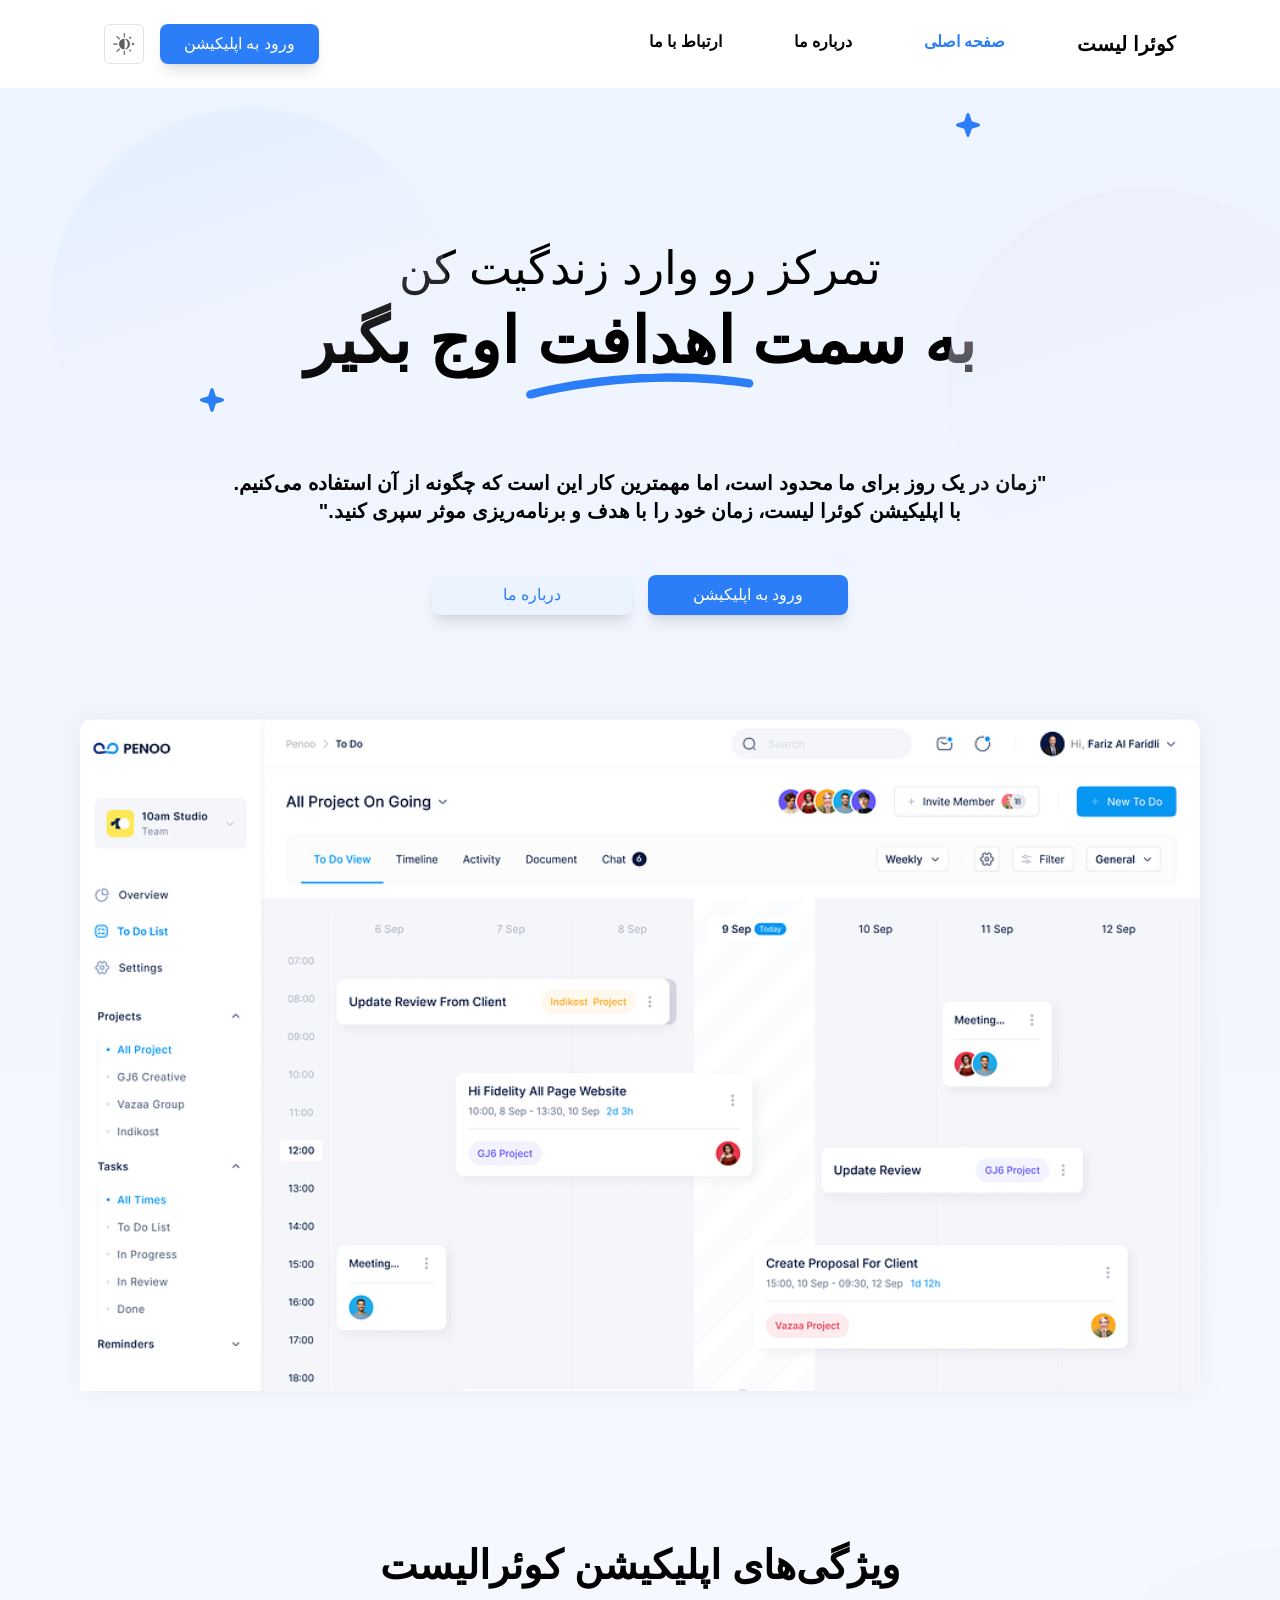
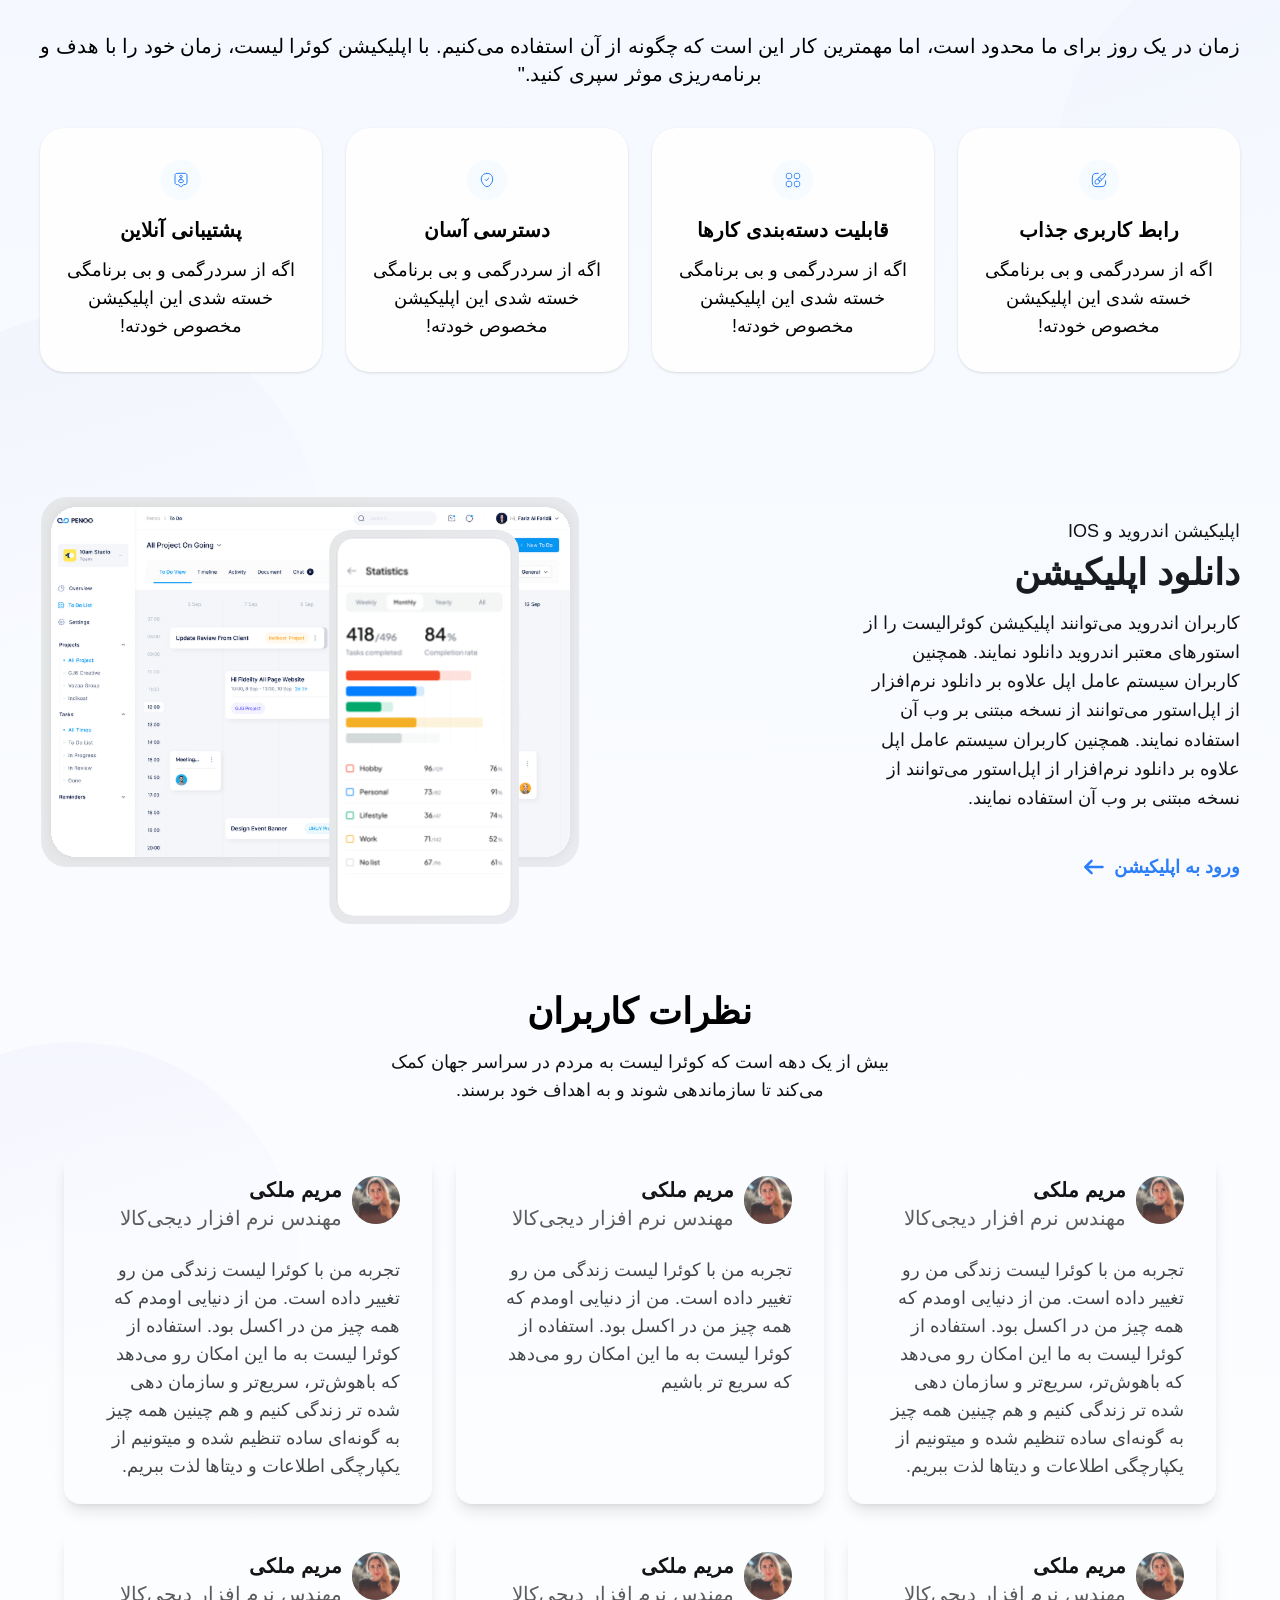
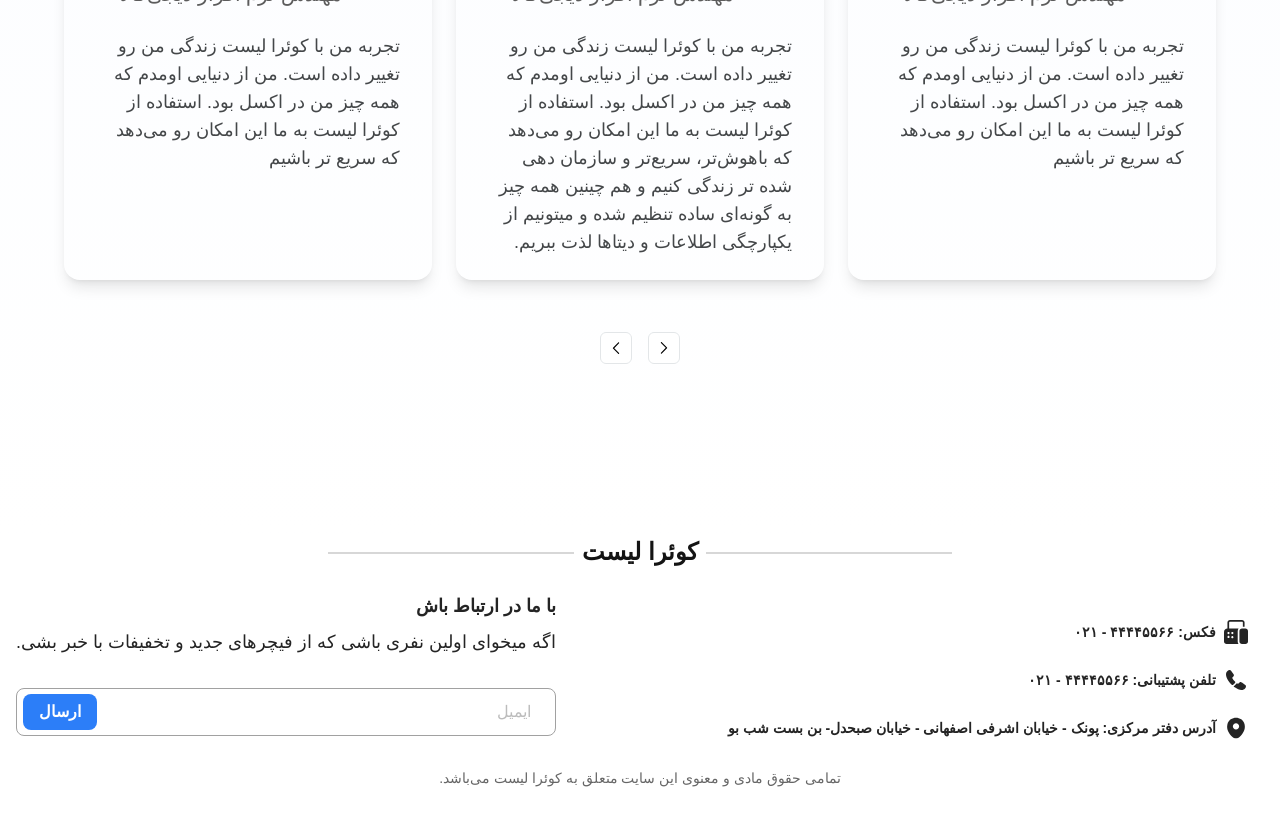
<file: index.html>
<!doctype html>
<html lang="fa-IR" dir="rtl">
    <head>
        <meta charset="UTF-8" />
        <meta name="viewport" content="width=device-width, initial-scale=1.0" />
        <title>Landing Page</title>
        <!-- Tailwind -->
        <!-- <script src="https://cdn.jsdelivr.net/npm/@tailwindcss/browser@4"></script> -->
        <script src="./styles/tailwind.js"></script>
        <!-- CSS -->
        <link rel="stylesheet" href="./styles/main.css" />
    </head>
    <!-- Landing Page -->
    <body>
        <!-- Header Section  -->
        <!-- موبایل -->
        <header
            class="py-3 px-4 grid grid-cols-3 justify-center justify-items-center bg-[var(--color-background-light)] md:hidden"
        >
            <img
                src="./assets/icons/hamburger-menu.svg"
                alt="hamburger-menu"
                class="justify-self-start cursor-pointer"
            />
            <a
                href="#"
                class="no-underline justify-self-center text-lg font-semibold text-[#141414]"
                >کوئرا لیست</a
            >
        </header>
        <!-- دسکتاپ -->
        <header class="hidden md:block py-6 px-[104px] md:max-w-7xl md:mx-auto">
            <nav class="flex justify-between items-center w-full">
                <ul class="flex gap-[72px] whitespace-nowrap">
                    <li class="font-semibold text-xl">کوئرا لیست</li>
                    <li
                        class="text-[var(--color-primary)] font-semibold text-base"
                    >
                        صفحه اصلی
                    </li>
                    <li class="font-semibold text-base">درباره ما</li>
                    <li class="font-semibold text-base">ارتباط با ما</li>
                </ul>
                <div class="flex gap-4 items-center whitespace-nowrap shrink-0">
                    <a
                        href="#"
                        class="flex-1 h-10 bg-[var(--color-primary)] text-[var(--color-background-light)] rounded-lg px-6 py-[15px] inline-flex justify-center items-center shadow-lg"
                        >ورود به اپلیکیشن</a
                    >
                    <img
                        src="./assets/icons/dark-mode.svg"
                        alt="dark-mode"
                        class="w-full h-auto"
                    />
                </div>
            </nav>
        </header>
        <main
            class="relative -z-10 flex flex-col items-center text-center overflow-x-hidden overflow-y-auto min-h-screen w-full px-4 md:max-w-7xl md:mx-auto bg-[linear-gradient(180deg,#eef4ff_0%,#ffffff_100%)]"
        >
            <!-- bg-[linear-gradient(180deg,#eef4ff_0%,#ffffff_100%)]  -->
            <!-- Hero Section -->
            <section>
                <!-- FIXME: -->
                <!-- گرادیان -->
                <div>
                    <!-- ستاره ها-->
                    <!-- FIXME: -->
                    <div>
                        <img
                            src="./assets/icons/star.svg"
                            alt="blue star"
                            class="absolute right-[50px] top-[25px] md:right-[300px] md:top-[25px]"
                        />
                        <img
                            src="./assets/icons/star.svg"
                            alt="blue star"
                            class="absolute left-[50px] top-[150px] md:left-[200px] md:top-[300px] z-10"
                        />
                    </div>
                    <!-- عنوان -->
                    <div class="w-full md:pt-[100px] md:pb-[25px]">
                        <p
                            class="text-2xl font-normal mt-[50px] mb-1 md:text-[46px]"
                        >
                            تمرکز رو وارد زندگیت کن
                        </p>
                        <div class="relative">
                            <h1
                                class="text-3xl md:text-[64px] font-black mb-16"
                            >
                                به سمت اهدافت اوج بگیر
                            </h1>
                            <!-- FIXME: -->
                            <img
                                src="./assets/icons/vector.svg"
                                alt="blue vector"
                                class="absolute left-1/2 top-full -translate-x-1/2 mt-[-6px] w-[101.42px] h-[21.16px] md:w-full pointer-events-none md:rotate-[-2deg]"
                            />
                        </div>
                    </div>
                    <p
                        class="md:text-xl md:font-semibold mb-8 md:max-w-[827px] md:mx-auto md:mb-[50px]"
                    >
                        "زمان در یک روز برای ما محدود است، اما مهمترین کار این
                        است که چگونه از آن استفاده می‌کنیم. با اپلیکیشن کوئرا
                        لیست، زمان خود را با هدف و برنامه‌ریزی موثر سپری کنید."
                    </p>
                </div>
                <!-- دگمه ها -->
                <div
                    class="relative flex justify-center gap-4 w-full z-10 md:mb-[80px]"
                >
                    <a
                        href="#"
                        class="flex-1 py-2 px-10 bg-[var(--color-primary)] text-[var(--color-background-light)] rounded-lg inline-flex justify-center items-center shadow-lg md:max-w-[200px]"
                        >ورود به اپلیکیشن</a
                    >
                    <a
                        href="#"
                        class="flex-1 py-2 px-10 bg-[#ebf3fe] text-[var(--color-primary)] rounded-lg inline-flex justify-center items-center shadow-lg md:max-w-[200px]"
                        >درباره ما</a
                    >
                </div>
                <!-- FIXME: -->
                <!-- دایره ها -->
                <!-- موبایل -->
                <div class="md:hidden">
                    <img
                        src="./assets/icons/ellipse-right.svg"
                        alt="blue circle"
                        class="pointer-events-none absolute top-[113px] -right-[74px] w-[228px] h-[228px]"
                    />
                    <img
                        src="./assets/icons/ellipse-left.svg"
                        alt="blue circle"
                        class="pointer-events-none absolute top-[14px] -left-[114px] w-[228px] h-[228px]"
                    />
                </div>
                <!-- دایره ها -->
                <!-- دسکتاپ -->
                <div class="hidden md:block">
                    <!-- دایره بالا راست -->
                    <img
                        src="./assets/icons/circle-right.svg"
                        alt="right circle"
                        class="pointer-events-none absolute top-[100px] -right-[50px] w-[400px] h-[400px] z-0"
                    />
                    <!-- دایره بالا چپ -->
                    <img
                        src="./assets/icons/circle-left.svg"
                        alt="left circle"
                        class="pointer-events-none absolute left-[50px] top-[20px] w-[400px] h-[400px] z-0"
                    />
                    <!-- دایره وسط راست -->
                    <img
                        src="./assets/icons/circle-middle-right.svg"
                        alt="middle right circle"
                        class="pointer-events-none absolute top-[40%] right-0 -z-1"
                    />
                    <!-- دایره وسط چپ -->
                    <img
                        src="./assets/icons/circle-middle-left.svg"
                        alt="middle left circle"
                        class="pointer-events-none absolute top-[50%] left-0 -z-1"
                    />
                    <!-- دایره پایین راست -->
                    <!-- <img
                        src="./assets/icons/circle-bottom-right.svg"
                        alt="bottom right circle"
                        class="pointer-events-none absolute top-[85%] right-0 -z-1"
                    /> -->
                    <!-- دایره پایین چپ -->
                    <img
                        src="./assets/icons/circle-bottom-left.svg"
                        alt="bottom left circle"
                        class="pointer-events-none absolute top-[70%] left-0 -z-1"
                    />
                </div>
                <!-- داشبورد -->
                <div class="w-full">
                    <!-- موبایل -->
                    <img
                        src="./assets/icons/mobile-dashboard.svg"
                        alt="dashboard-image"
                        class="w-full md:hidden"
                    />
                    <!-- دسکتاپ -->
                    <img
                        src="./assets/icons/desktop-dashboard.svg"
                        alt="dashboard-image"
                        class="w-full md:px-0 hidden md:block md:mb-[124px]"
                    />
                </div>
            </section>
            <!-- ویژگی‌های اپلیکیشن کوئرالیست -->
            <section
                class="flex flex-col justify-center text-center px-6 mb-12 md:mb-[124px]"
            >
                <div class="mb-4 md:mb-10">
                    <h2
                        class="font-semibold text-2xl md:text-[40px] mb-2 md:mb-10"
                    >
                        ویژگی‌های اپلیکیشن کوئرالیست
                    </h2>
                    <p class="font-normal text-sm md:text-xl">
                        زمان در یک روز برای ما محدود است، اما مهمترین کار این
                        است که چگونه از آن استفاده می‌کنیم. با اپلیکیشن کوئرا
                        لیست، زمان خود را با هدف و برنامه‌ریزی موثر سپری کنید."
                    </p>
                </div>
                <div
                    class="grid grid-cols-2 gap-4 md:flex md:justify-center md:items-center md:gap-[24px]"
                >
                    <!-- کارت اول -->
                    <div
                        class="bg-[#FEFEFE] rounded-3xl flex flex-col items-center text-center px-3 py-4 shadow-sm md:py-8 md:px-[21.5px]"
                    >
                        <img
                            src="./assets/icons/brush.svg"
                            alt="brush"
                            class="mb-1 md:mb-4"
                        />
                        <h3 class="font-bold mb-2 md:text-xl md:mb-3">
                            رابط کاربری جذاب
                        </h3>
                        <p class="font-normal md:text-lg">
                            اگه از سردرگمی و بی برنامگی خسته شدی این اپلیکیشن
                            مخصوص خودته!
                        </p>
                    </div>
                    <!-- کارت دوم -->
                    <div
                        class="bg-[#FEFEFE] rounded-3xl flex flex-col items-center text-center px-3 py-4 shadow-sm md:py-8 md:px-[21.5px]"
                    >
                        <img
                            src="./assets/icons/category.svg"
                            alt="category"
                            class="mb-1 md:mb-4"
                        />
                        <h3 class="font-bold mb-2 md:text-xl md:mb-3">
                            قابلیت دسته‌بندی کارها
                        </h3>
                        <p class="font-normal md:text-lg">
                            اگه از سردرگمی و بی برنامگی خسته شدی این اپلیکیشن
                            مخصوص خودته!
                        </p>
                    </div>
                    <!-- کارت سوم -->
                    <div
                        class="bg-[#FEFEFE] rounded-3xl flex flex-col items-center text-center px-3 py-4 shadow-sm md:py-8 md:px-[21.5px]"
                    >
                        <img
                            src="./assets/icons/location-tick.svg"
                            alt="location"
                            class="mb-1 md:mb-4"
                        />
                        <h3 class="font-bold mb-2 md:text-xl md:mb-3">
                            دسترسی آسان
                        </h3>
                        <p class="font-normal md:text-lg">
                            اگه از سردرگمی و بی برنامگی خسته شدی این اپلیکیشن
                            مخصوص خودته!
                        </p>
                    </div>
                    <!-- کارت چهارم -->
                    <div
                        class="bg-[#FEFEFE] rounded-3xl flex flex-col items-center text-center px-3 py-4 shadow-sm md:py-8 md:px-[21.5px]"
                    >
                        <img
                            src="./assets/icons/tag-user.svg"
                            alt="user"
                            class="mb-1 md:mb-4"
                        />
                        <h3 class="font-bold mb-2 md:text-xl md:mb-3">
                            پشتیبانی آنلاین
                        </h3>
                        <p class="font-normal md:text-lg">
                            اگه از سردرگمی و بی برنامگی خسته شدی این اپلیکیشن
                            مخصوص خودته!
                        </p>
                    </div>
                </div>
            </section>
            <!-- اپلیکیشن اندروید و IOS -->
            <section class="w-full mb-12 px-4 md:px-6">
                <!-- FIXME: -->
                <div
                    class="mb-[19px] md:flex md:justify-between md:items-center gap-10"
                >
                    <!-- دسکتاپ و موبایل -->
                    <div class="mb-6">
                        <!-- پاراگراف و دگمه دسکتاپ -->
                        <p
                            class="font-normal text-sm mb-2 text-[#141414] md:text-right md:text-lg"
                        >
                            اپلیکیشن اندروید و IOS
                        </p>
                        <h4
                            class="font-semibold text-2xl text-[#191C1E] md:font-bold md:text-4xl md:text-right md:mb-4"
                        >
                            دانلود اپلیکیشن
                        </h4>
                        <!-- دسکتاپ -->
                        <p
                            class="text-center max-w-sm font-normal text-sm mb-[19px] px-2 md:px-0 text-[#141414] leading-relaxed md:text-right md:text-lg hidden md:block md:mb-[40px]"
                        >
                            کاربران اندروید می‌توانند اپلیکیشن کوئرالیست را از
                            استورهای معتبر اندروید دانلود نمایند. همچنین کاربران
                            سیستم عامل اپل علاوه بر دانلود نرم‌افزار از
                            اپل‌استور می‌توانند از نسخه مبتنی بر وب آن استفاده
                            نمایند. همچنین کاربران سیستم عامل اپل علاوه بر
                            دانلود نرم‌افزار از اپل‌استور می‌توانند از نسخه
                            مبتنی بر وب آن استفاده نمایند.
                        </p>
                        <!-- دگمه -->
                        <div
                            class="flex items-center justify-center md:justify-start"
                        >
                            <a class="inline-flex gap-2" href="#">
                                <span
                                    class="text-[var(--color-primary)] font-semibold text-sm md:text-lg"
                                >
                                    ورود به اپلیکیشن
                                </span>
                                <img
                                    src="./assets/icons/arrow-left.svg"
                                    alt="arrow"
                            /></a>
                        </div>
                    </div>
                    <div>
                        <!-- موبایل -->
                        <img
                            src="./assets/icons/mobile-mockup.svg"
                            alt="mobile"
                            class="mx-auto md:hidden"
                        />
                        <!-- دسکتاپ -->
                        <img
                            src="./assets/icons/desktop_mockup.svg"
                            alt="desktop"
                            class="mx-auto hidden md:block"
                        />
                    </div>
                </div>
                <!-- موبایل -->
                <p
                    class="text-center max-w-sm font-normal text-sm mb-[19px] px-2 text-[#141414] leading-relaxed md:hidden"
                >
                    کاربران اندروید می‌توانند اپلیکیشن کوئرالیست را از استورهای
                    معتبر اندروید دانلود نمایند. همچنین کاربران سیستم عامل اپل
                    علاوه بر دانلود نرم‌افزار از اپل‌استور می‌توانند از نسخه
                    مبتنی بر وب آن استفاده نمایند. همچنین کاربران سیستم عامل اپل
                    علاوه بر دانلود نرم‌افزار از اپل‌استور می‌توانند از نسخه
                    مبتنی بر وب آن استفاده نمایند.
                </p>
                <!-- موبایل -->
                <div class="flex items-center justify-center md:hidden">
                    <a class="inline-flex gap-2" href="#">
                        <span
                            class="text-[var(--color-primary)] font-semibold text-sm"
                        >
                            ورود به اپلیکیشن
                        </span>
                        <img src="./assets/icons/arrow-left.svg" alt="arrow"
                    /></a>
                </div>
            </section>
            <!-- FIXME:همراستا نبودن لبه ها -->
            <!-- نظرات کاربران -->
            <section class="mb-[48px] md:max-w-6xl md:mx-auto md:w-full">
                <!-- عنوان -->
                <div class="mb-6 md:mb-12">
                    <h5
                        class="mb-2 font-semibold text-xl md:text-4xl md:font-bold md:mb-4"
                    >
                        نظرات کاربران
                    </h5>
                    <p
                        class="font-normal text-sm text-[#141414] max-w-[320px] md:max-w-[540px] mx-auto md:text-lg"
                    >
                        بیش از یک دهه است که کوئرا لیست به مردم در سراسر جهان
                        کمک می‌کند تا سازماندهی شوند و به اهداف خود برسند.
                    </p>
                </div>
                <!-- کارت های نظرات -->
                <div
                    class="mb-8 flex justify-center items-center gap-4 p-6 md:hidden"
                >
                    <!-- <div class="absolute inset-y-0 right-0 w-[50%] bg-gradient-to-l from-red-600 to-transparent z-10 pointer-events-none"></div> -->
                    <!--سمت راست/کارت اول -->
                    <div
                        class="w-[258px] min-h-[272px] shadow-lg rounded-2xl p-6 scale-90 opacity-80"
                    >
                        <div class="flex justify-start mb-6">
                            <!-- عکس کاربر-->
                            <div class="ml-[10px]">
                                <img
                                    src="./assets/icons/human-avatar.svg"
                                    alt="مریم ملکی"
                                />
                            </div>
                            <!-- هدر کارت -->
                            <div class="text-right">
                                <strong class="mb-1 text-[#141414]"
                                    >مریم ملکی</strong
                                >
                                <p class="text-[#5C5C5C] font-normal">
                                    مهندس نرم افزار دیجی‌کالا
                                </p>
                            </div>
                        </div>
                        <!-- متن نظر -->
                        <div>
                            <p
                                class="text-[#444749] font-light text-sm text-right"
                            >
                                تجربه من با کوئرا لیست زندگی من رو تغییر داده
                                است. من از دنیایی اومدم که همه چیز من در اکسل
                                بود. استفاده از کوئرا لیست به ما این امکان رو
                                می‌دهد که باهوش‌تر، سریع‌تر و سازمان دهی شده تر
                                زندگی کنیم و هم چینین همه چیز به گونه‌ای ساده
                                تنظیم شده و میتونیم از یکپارچگی اطلاعات و دیتاها
                                لذت ببریم.
                            </p>
                        </div>
                    </div>
                    <!-- کارت دوم -->
                    <div
                        class="w-[258px] min-h-[272px] shadow-lg rounded-2xl p-6"
                    >
                        <div class="flex justify-start mb-6">
                            <!-- عکس کاربر-->
                            <div class="ml-[10px]">
                                <img
                                    src="./assets/icons/human-avatar.svg"
                                    alt="مریم ملکی"
                                />
                            </div>
                            <!-- هدر کارت -->
                            <div class="text-right">
                                <strong class="mb-1 text-[#141414]"
                                    >مریم ملکی</strong
                                >
                                <p class="text-[#5C5C5C] font-normal">
                                    مهندس نرم افزار دیجی‌کالا
                                </p>
                            </div>
                        </div>
                        <!-- متن نظر -->
                        <div>
                            <p
                                class="text-[#444749] font-normal text-sm text-right"
                            >
                                تجربه من با کوئرا لیست زندگی من رو تغییر داده
                                است. من از دنیایی اومدم که همه چیز من در اکسل
                                بود. استفاده از کوئرا لیست به ما این امکان رو
                                می‌دهد که باهوش‌تر، سریع‌تر و سازمان دهی شده تر
                                زندگی کنیم و هم چینین همه چیز به گونه‌ای ساده
                                تنظیم شده و میتونیم از یکپارچگی اطلاعات و دیتاها
                                لذت ببریم.
                            </p>
                        </div>
                    </div>
                    <!-- سمت چپ/کارت سوم -->
                    <div
                        class="w-[258px] min-h-[272px] shadow-lg rounded-2xl p-6 scale-90 opacity-80"
                    >
                        <div class="flex justify-start mb-6">
                            <!-- عکس کاربر-->
                            <div class="ml-[10px]">
                                <img
                                    src="./assets/icons/human-avatar.svg"
                                    alt="مریم ملکی"
                                />
                            </div>
                            <!-- هدر کارت -->
                            <div class="text-right">
                                <strong class="mb-1 text-[#141414]"
                                    >مریم ملکی</strong
                                >
                                <p class="text-[#5C5C5C] font-normal">
                                    مهندس نرم افزار دیجی‌کالا
                                </p>
                            </div>
                        </div>
                        <!-- متن نظر -->
                        <div>
                            <p
                                class="text-[#444749] font-light text-sm text-right"
                            >
                                تجربه من با کوئرا لیست زندگی من رو تغییر داده
                                است. من از دنیایی اومدم که همه چیز من در اکسل
                                بود. استفاده از کوئرا لیست به ما این امکان رو
                                می‌دهد که باهوش‌تر، سریع‌تر و سازمان دهی شده تر
                                زندگی کنیم و هم چینین همه چیز به گونه‌ای ساده
                                تنظیم شده و میتونیم از یکپارچگی اطلاعات و دیتاها
                                لذت ببریم.
                            </p>
                        </div>
                    </div>
                </div>
                <!-- کارت های دسکتاپ -->
                <div
                    class="hidden md:grid md:grid-cols-3 mb-[48px] gap-6 max-w-6xl w-full mx-auto"
                >
                    <!-- کارت اول -->
                    <div
                        class="w-full shadow-lg rounded-2xl py-6 px-8 break-inside-avoid"
                    >
                        <div class="flex justify-start mb-6">
                            <!-- عکس کاربر-->
                            <div class="ml-[10px]">
                                <img
                                    src="./assets/icons/human-avatar.svg"
                                    alt="مریم ملکی"
                                />
                            </div>
                            <!-- هدر کارت -->
                            <div class="text-right text-xl">
                                <strong class="mb-1 text-[#141414]"
                                    >مریم ملکی</strong
                                >
                                <p class="text-[#5C5C5C] font-normal">
                                    مهندس نرم افزار دیجی‌کالا
                                </p>
                            </div>
                        </div>
                        <!-- متن نظر -->
                        <div>
                            <p
                                class="text-[#444749] font-light text-sm text-right md:text-lg"
                            >
                                تجربه من با کوئرا لیست زندگی من رو تغییر داده
                                است. من از دنیایی اومدم که همه چیز من در اکسل
                                بود. استفاده از کوئرا لیست به ما این امکان رو
                                می‌دهد که باهوش‌تر، سریع‌تر و سازمان دهی شده تر
                                زندگی کنیم و هم چینین همه چیز به گونه‌ای ساده
                                تنظیم شده و میتونیم از یکپارچگی اطلاعات و دیتاها
                                لذت ببریم.
                            </p>
                        </div>
                    </div>
                    <!-- کارت دوم -->
                    <div class="w-full shadow-lg rounded-2xl py-6 px-8">
                        <div class="flex justify-start mb-6">
                            <!-- عکس کاربر-->
                            <div class="ml-[10px]">
                                <img
                                    src="./assets/icons/human-avatar.svg"
                                    alt="مریم ملکی"
                                />
                            </div>
                            <!-- هدر کارت -->
                            <div class="text-right text-xl">
                                <strong class="mb-1 text-[#141414]"
                                    >مریم ملکی</strong
                                >
                                <p class="text-[#5C5C5C] font-normal">
                                    مهندس نرم افزار دیجی‌کالا
                                </p>
                            </div>
                        </div>
                        <!-- متن نظر -->
                        <div>
                            <p
                                class="text-[#444749] font-light text-sm text-right md:text-lg"
                            >
                                تجربه من با کوئرا لیست زندگی من رو تغییر داده
                                است. من از دنیایی اومدم که همه چیز من در اکسل
                                بود. استفاده از کوئرا لیست به ما این امکان رو
                                می‌دهد که سریع تر باشیم
                            </p>
                        </div>
                    </div>
                    <!-- کارت سوم -->
                    <div class="w-full shadow-lg rounded-2xl py-6 px-8">
                        <div class="flex justify-start mb-6">
                            <!-- عکس کاربر-->
                            <div class="ml-[10px]">
                                <img
                                    src="./assets/icons/human-avatar.svg"
                                    alt="مریم ملکی"
                                />
                            </div>
                            <!-- هدر کارت -->
                            <div class="text-right text-xl">
                                <strong class="mb-1 text-[#141414]"
                                    >مریم ملکی</strong
                                >
                                <p class="text-[#5C5C5C] font-normal">
                                    مهندس نرم افزار دیجی‌کالا
                                </p>
                            </div>
                        </div>
                        <!-- متن نظر -->
                        <div>
                            <p
                                class="text-[#444749] font-light text-sm text-right md:text-lg"
                            >
                                تجربه من با کوئرا لیست زندگی من رو تغییر داده
                                است. من از دنیایی اومدم که همه چیز من در اکسل
                                بود. استفاده از کوئرا لیست به ما این امکان رو
                                می‌دهد که باهوش‌تر، سریع‌تر و سازمان دهی شده تر
                                زندگی کنیم و هم چینین همه چیز به گونه‌ای ساده
                                تنظیم شده و میتونیم از یکپارچگی اطلاعات و دیتاها
                                لذت ببریم.
                            </p>
                        </div>
                    </div>
                    <!-- کارت چهارم -->
                    <div class="w-full shadow-lg rounded-2xl py-6 px-8">
                        <div class="flex justify-start mb-6">
                            <!-- عکس کاربر-->
                            <div class="ml-[10px]">
                                <img
                                    src="./assets/icons/human-avatar.svg"
                                    alt="مریم ملکی"
                                />
                            </div>
                            <!-- هدر کارت -->
                            <div class="text-right text-xl">
                                <strong class="mb-1 text-[#141414]"
                                    >مریم ملکی</strong
                                >
                                <p class="text-[#5C5C5C] font-normal">
                                    مهندس نرم افزار دیجی‌کالا
                                </p>
                            </div>
                        </div>
                        <!-- متن نظر -->
                        <div>
                            <p
                                class="text-[#444749] font-light text-sm text-right md:text-lg"
                            >
                                تجربه من با کوئرا لیست زندگی من رو تغییر داده
                                است. من از دنیایی اومدم که همه چیز من در اکسل
                                بود. استفاده از کوئرا لیست به ما این امکان رو
                                می‌دهد که سریع تر باشیم
                            </p>
                        </div>
                    </div>
                    <!-- کارت پنجم -->
                    <div class="w-full shadow-lg rounded-2xl py-6 px-8">
                        <div class="flex justify-start mb-6">
                            <!-- عکس کاربر-->
                            <div class="ml-[10px]">
                                <img
                                    src="./assets/icons/human-avatar.svg"
                                    alt="مریم ملکی"
                                />
                            </div>
                            <!-- هدر کارت -->
                            <div class="text-right text-xl">
                                <strong class="mb-1 text-[#141414]"
                                    >مریم ملکی</strong
                                >
                                <p class="text-[#5C5C5C] font-normal">
                                    مهندس نرم افزار دیجی‌کالا
                                </p>
                            </div>
                        </div>
                        <!-- متن نظر -->
                        <div>
                            <p
                                class="text-[#444749] font-light text-sm text-right md:text-lg"
                            >
                                تجربه من با کوئرا لیست زندگی من رو تغییر داده
                                است. من از دنیایی اومدم که همه چیز من در اکسل
                                بود. استفاده از کوئرا لیست به ما این امکان رو
                                می‌دهد که باهوش‌تر، سریع‌تر و سازمان دهی شده تر
                                زندگی کنیم و هم چینین همه چیز به گونه‌ای ساده
                                تنظیم شده و میتونیم از یکپارچگی اطلاعات و دیتاها
                                لذت ببریم.
                            </p>
                        </div>
                    </div>
                    <!-- کارت ششم -->
                    <div class="w-full shadow-lg rounded-2xl py-6 px-8">
                        <div class="flex justify-start mb-6">
                            <!-- عکس کاربر-->
                            <div class="ml-[10px]">
                                <img
                                    src="./assets/icons/human-avatar.svg"
                                    alt="مریم ملکی"
                                />
                            </div>
                            <!-- هدر کارت -->
                            <div class="text-right text-xl">
                                <strong class="mb-1 text-[#141414]"
                                    >مریم ملکی</strong
                                >
                                <p class="text-[#5C5C5C] font-normal">
                                    مهندس نرم افزار دیجی‌کالا
                                </p>
                            </div>
                        </div>
                        <!-- متن نظر -->
                        <div>
                            <p
                                class="text-[#444749] font-light text-sm text-right md:text-lg"
                            >
                                تجربه من با کوئرا لیست زندگی من رو تغییر داده
                                است. من از دنیایی اومدم که همه چیز من در اکسل
                                بود. استفاده از کوئرا لیست به ما این امکان رو
                                می‌دهد که سریع تر باشیم
                            </p>
                        </div>
                    </div>
                </div>
                <!-- اسلایدر ها-->
                <div
                    class="mt-8 md:mt-0 md:mb-[120px] p-1 flex gap-4 justify-center items-center"
                >
                    <img
                        src="./assets/icons/chevron-right.svg"
                        alt="chevron-right"
                    />
                    <img
                        src="./assets/icons/chevron-left.svg"
                        alt="chevron-left"
                    />
                </div>
            </section>
        </main>
        <footer class="overflow-x-hidden px-4">
            <!-- کوئرا لیست -->
            <div class="flex justify-center items-center mb-6 relative">
                <h6
                    class="font-semibold text-lg md:text-2xl z-10 bg-white px-2 text-[#141414]"
                >
                    کوئرا لیست
                </h6>
                <!-- خط پس زمینه -->
                <div
                    class="w-full md:w-1/2 h-px bg-[#AFAFAF] absolute translate-y-1/2 top-1/2 z-0"
                ></div>
            </div>
            <!-- محتوای فوتر -->
            <div class="md:hidden">
                <!-- با ما در ارتباط باش -->
                <div class="mb-8">
                    <h6 class="text-[#242424] font-semibold text-lg mb-2">
                        با ما در ارتباط باش
                    </h6>
                    <p class="text-[#242424] font-normal text-sm">
                        اگه میخوای اولین نفری باشی که از فیچرهای جدید و تخفیفات
                        با خبر بشی.
                    </p>
                </div>
                <!-- ایمیل -->
                <div
                    class="h-12 flex justify-between items-center border border-[#A1A1A1] rounded-lg mb-8 pr-6 pl-1.5"
                >
                    <span class="text-[#BCBCBC] font-normal text-base"
                        >ایمیل</span
                    >
                    <div
                        class="bg-[#2C7EF8] text-white rounded-lg px-4 py-[6px] font-black text-base"
                    >
                        ارسال
                    </div>
                </div>
                <!-- راه های ارتباطی -->
                <div class="grid grid-cols-2 gap-4 mb-[40px]">
                    <!-- کارت آدرس -->
                    <div
                        class="bg-white row-span-2 flex flex-col items-center rounded-sm shadow-sm px-4 py-[26px] text-center"
                    >
                        <img
                            src="./assets/icons/tag-location.svg"
                            alt="location"
                            class="mb-4"
                        />
                        <div class="text-[#242424] text-xs font-semibold">
                            <p>
                                آدرس دفتر مرکزی: پونک - خیابان اشرفی اصفهانی -
                                خیابان صبحدل- بن بست شب بو
                            </p>
                        </div>
                    </div>
                    <!-- کارت تلفن -->
                    <div
                        class="bg-white flex items-center rounded-lg shadow-sm px-4 py-[29px]text-center"
                    >
                        <img
                            src="./assets/icons/tag-telephone.svg"
                            alt="telephone"
                            class="ml-2"
                        />
                        <div
                            class="flex flex-col text-[#242424] text-xs font-semibold"
                        >
                            <p>تلفن پشتیبانی</p>
                            <p>۴۴۴۴۵۵۶۶ - ۰۲۱</p>
                        </div>
                    </div>
                    <!-- کارت فکس -->
                    <div
                        class="bg-white flex items-center rounded-lg shadow-sm px-4 py-[29px]text-center"
                    >
                        <img
                            src="./assets/icons/tag-fax.svg"
                            alt="fax"
                            class="ml-2"
                        />
                        <div
                            class="flex flex-col text-[#242424] text-xs font-semibold"
                        >
                            <p>فکس</p>
                            <p>۴۴۴۴۵۵۶۶ - ۰۲۱</p>
                        </div>
                    </div>
                </div>
            </div>
            <!-- دسکتاپ -->
            <div class="md:flex md:justify-between md:items-center">
                <!-- راه های ارتباطی -->
                <div class="hidden md:block">
                    <!-- کارت فکس -->
                    <div class="flex items-center px-4 mb-6">
                        <img
                            src="./assets/icons/desktop-fax.svg"
                            alt="fax"
                            class="ml-2"
                        />
                        <div
                            class="flex flex-col text-[#242424] text-sm font-semibold"
                        >
                            <p>فکس: ۴۴۴۴۵۵۶۶ - ۰۲۱</p>
                        </div>
                    </div>
                    <!-- کارت تلفن -->
                    <div class="flex items-center px-4 mb-6">
                        <img
                            src="./assets/icons/desktop-telephone.svg"
                            alt="telephone"
                            class="ml-2"
                        />
                        <div class="text-[#242424] text-sm font-semibold">
                            <p>تلفن پشتیبانی: ۴۴۴۴۵۵۶۶ - ۰۲۱</p>
                        </div>
                    </div>
                    <!-- کارت آدرس -->
                    <div class="px-4 flex items-center">
                        <img
                            src="./assets/icons/desktop-location.svg"
                            alt="location"
                            class="ml-2"
                        />
                        <div class="text-[#242424] text-sm font-semibold">
                            <p>
                                آدرس دفتر مرکزی: پونک - خیابان اشرفی اصفهانی -
                                خیابان صبحدل- بن بست شب بو
                            </p>
                        </div>
                    </div>
                </div>
                <!-- با ما در ارتباط باش -->
                <div class="hidden md:block">
                    <div class="mb-8">
                        <h6 class="text-[#242424] font-bold text-lg mb-2">
                            با ما در ارتباط باش
                        </h6>
                        <p class="text-[#242424] font-normal text-lg">
                            اگه میخوای اولین نفری باشی که از فیچرهای جدید و
                            تخفیفات با خبر بشی.
                        </p>
                    </div>
                    <!-- ایمیل -->
                    <div
                        class="h-12 flex justify-between items-center border border-[#A1A1A1] rounded-lg mb-8 pr-6 pl-1.5"
                    >
                        <span class="text-[#BCBCBC] font-normal text-base"
                            >ایمیل</span
                        >
                        <div
                            class="bg-[#2C7EF8] text-white rounded-lg px-4 py-[6px] font-black text-base"
                        >
                            ارسال
                        </div>
                    </div>
                </div>
            </div>
            <!-- کپی رایت -->
            <div class="flex items-center justify-center mb-[40px]">
                <p class="text-[#666666] font-normal text-sm">
                    تمامی حقوق مادی و معنوی این سایت متعلق به کوئرا لیست
                    می‌باشد.
                </p>
            </div>
        </footer>
    </body>
</html>
</file>
<file: styles/main.css>
:root {
    /* Color Variables */
    /* رنگ اصلی */
    --color-primary: #2c7ef8;
    --color-primary-hover-light: #075cd9;
    /* رنگ زمینه و سطح */
    --color-background-light: #ffffff;
}
/* Reset */
* {
    font-family:
        "Gill Sans", "Gill Sans MT", "Calibri", "Trebuchet MS", sans-serif;
}
</file>
